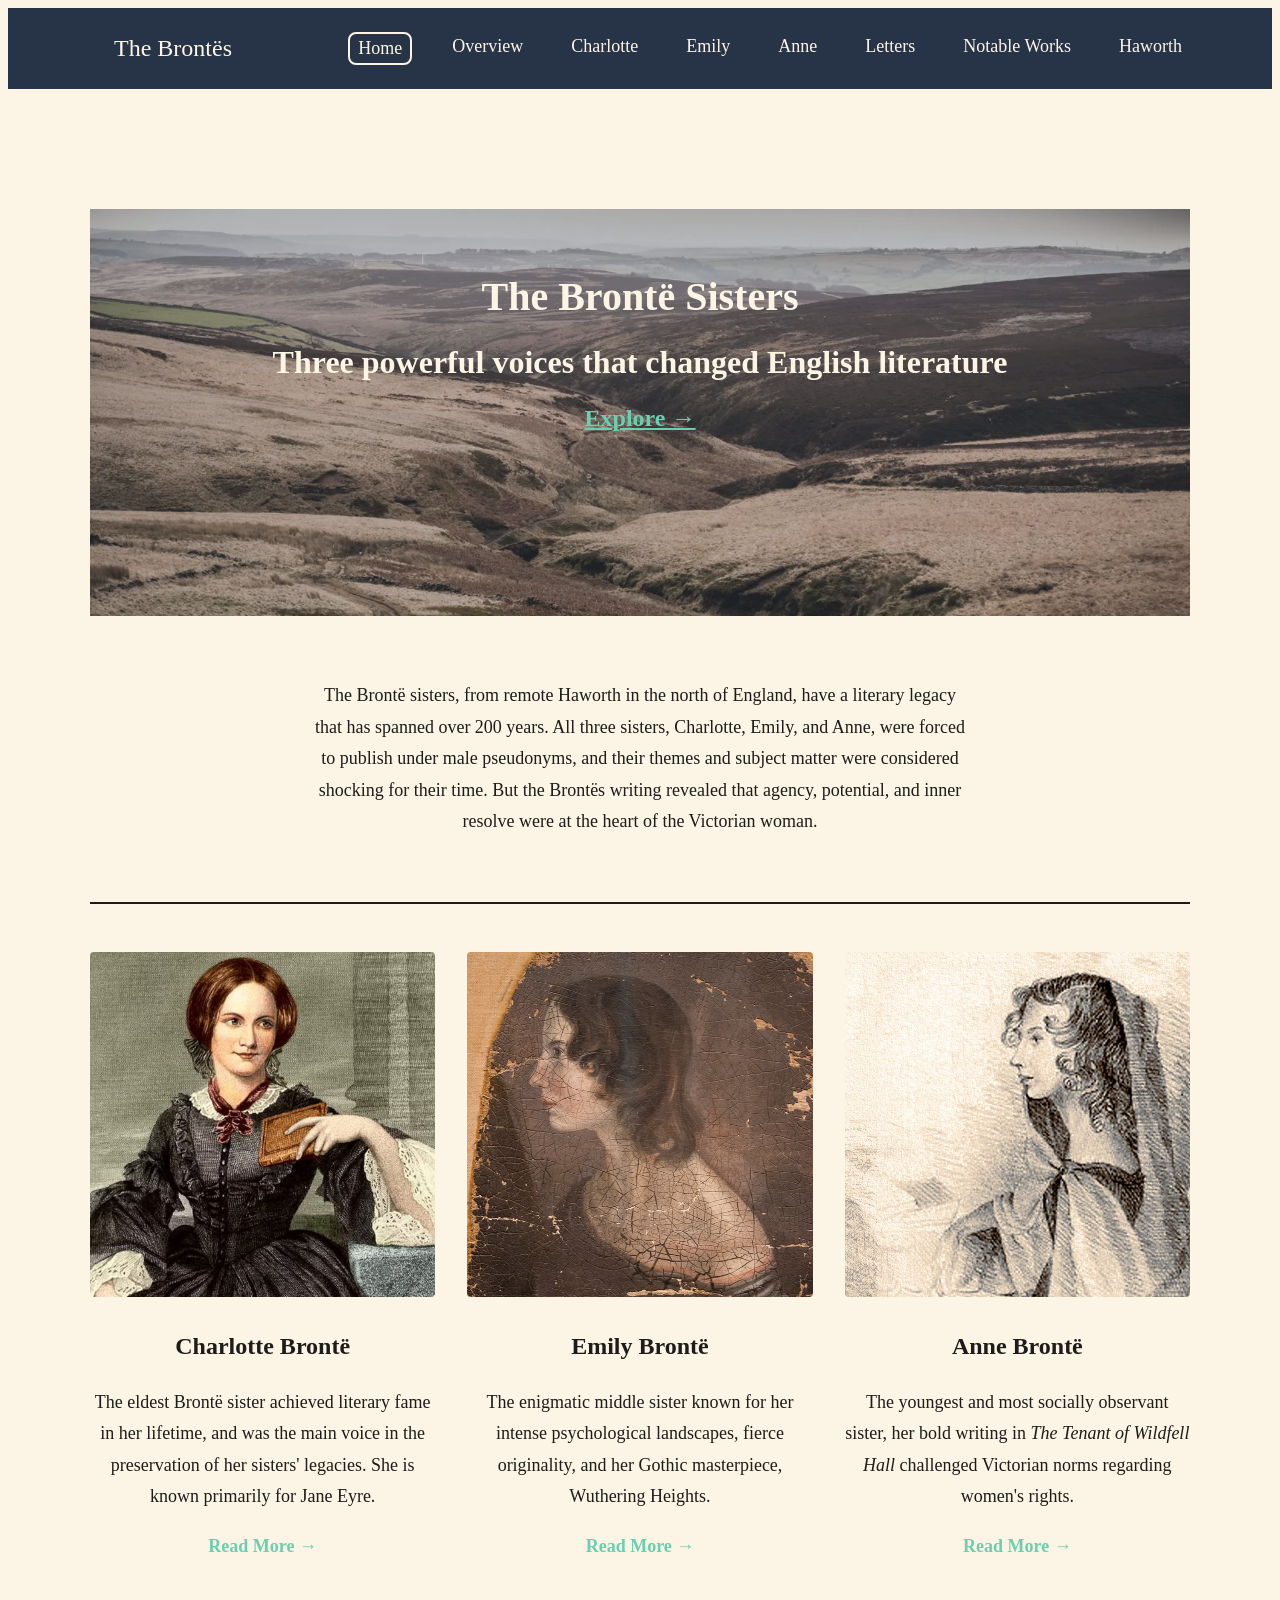
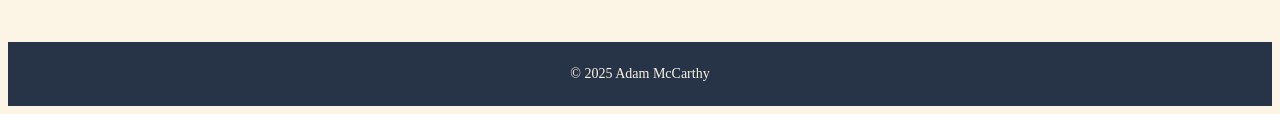
<file: index.html>
<!DOCTYPE html>
<!--Added language and character set for semantic correctness-->
<html lang="en">
<head>
    <meta charset="UTF-8">
    <title>Home</title>
    <!--Stylesheet link-->
    <link rel="stylesheet" href="./assets/css/styles.css">
</head>

<body>
    <!--This is the navigation bar that is shared by all pages and styled with flexbox-->
    <!--Note the navigation sits outside of the 1100px container so the content is max width 1100px and the nav bar background takes up the full width of the page-->
    <div id="navigation">
        <div class="container">
            <div class="nav-items">
                <div class="logo">The Brontës</div>
                <ul>
                    <li class="active"><a href="./index.html">Home</a></li>
                    <li><a href="./pages/overview.html">Overview</a></li>
                    <li><a href="./pages/charlotte.html">Charlotte</a></li>
                    <li><a href="./pages/emily.html">Emily</a></li>
                    <li><a href="./pages/anne.html">Anne</a></li>
                    <li><a href="./pages/personal-letters.html">Letters</a></li>
                    <li><a href="./pages/notable-works.html">Notable Works</a></li>
                    <li><a href="./pages/haworth.html">Haworth</a></li>
                </ul>
            </div>
        </div>
    </div>

    <div class="container">
        <!--Hero section the width of the 1100px container-->
        <div class="hero hero-landing">
            <div class="overlay">
                <h1>The Brontë Sisters</h1>
                <h2>Three powerful voices that changed English literature</h2>
                <h3><a href="./pages/overview.html">Explore &#8594;</a></h3>
            </div>
        </div>

        <!--Introduction section for the website-->
        <div class="intro-section">
            <p>The Brontë sisters, from remote Haworth in the north of England, have a literary legacy that has spanned over 200 years. All three sisters, Charlotte, Emily, and Anne, were forced to publish under male pseudonyms, and their themes and subject matter were considered shocking for their time. But the Brontës writing revealed that agency, potential, and inner resolve were at the heart of the Victorian woman.</p>
        </div>
        
        <!--Horizontal rule to separate sections in the page-->
        <hr class="landing-hr">
        
        <!--Cards section created using grid that will be repeatedly used throughout the site for both site content and links at the bottom of every page-->
        <div class="cards">
            <div class="card">
                <img src="./assets/images/landing-charlotte-bronte.jpg" alt="Charlotte Brontë seated portrait">
                <p class="caption">Charlotte Brontë</p>
                <p>The eldest Brontë sister achieved literary fame in her lifetime, and was the main voice in the preservation of her sisters' legacies. She is known primarily for Jane Eyre.</p>
                <a href="./pages/charlotte.html">Read More &#8594;</a>
            </div>
            <div class="card">
                <img src="./assets/images/landing-emily-bronte.jpg" alt="Photograph of portrait of Emily Brontë drawn by Branwell Brontë at National Gallery in London">
                <p class="caption">Emily Brontë</p>
                <p>The enigmatic middle sister known for her intense psychological landscapes, fierce originality, and her Gothic masterpiece, Wuthering Heights.</p>
                <a href="./pages/emily.html">Read More &#8594;</a>
            </div>
            <div class="card">
                <img src="./assets/images/landing-anne-bronte.jpg" alt="black and white side-profile drawing of Anne Brontë drawn by Charlotte Brontë">
                <p class="caption">Anne Brontë</p>
                <p>The youngest and most socially observant sister, her bold writing in <em>The Tenant of Wildfell Hall</em> challenged Victorian norms regarding women's rights.</p>
                <a href="./pages/anne.html">Read More &#8594;</a>
            </div>
            </div>
    </div>

    <!--Footer section. Similar to the header the footer content is within the 1100px container but the footer background extends to the width of the view screen-->
    <div id="footer">
        <div class="container">
            <div>&copy; 2025 Adam McCarthy</div>
        </div>
    </div>
</body>
</html>
</file>
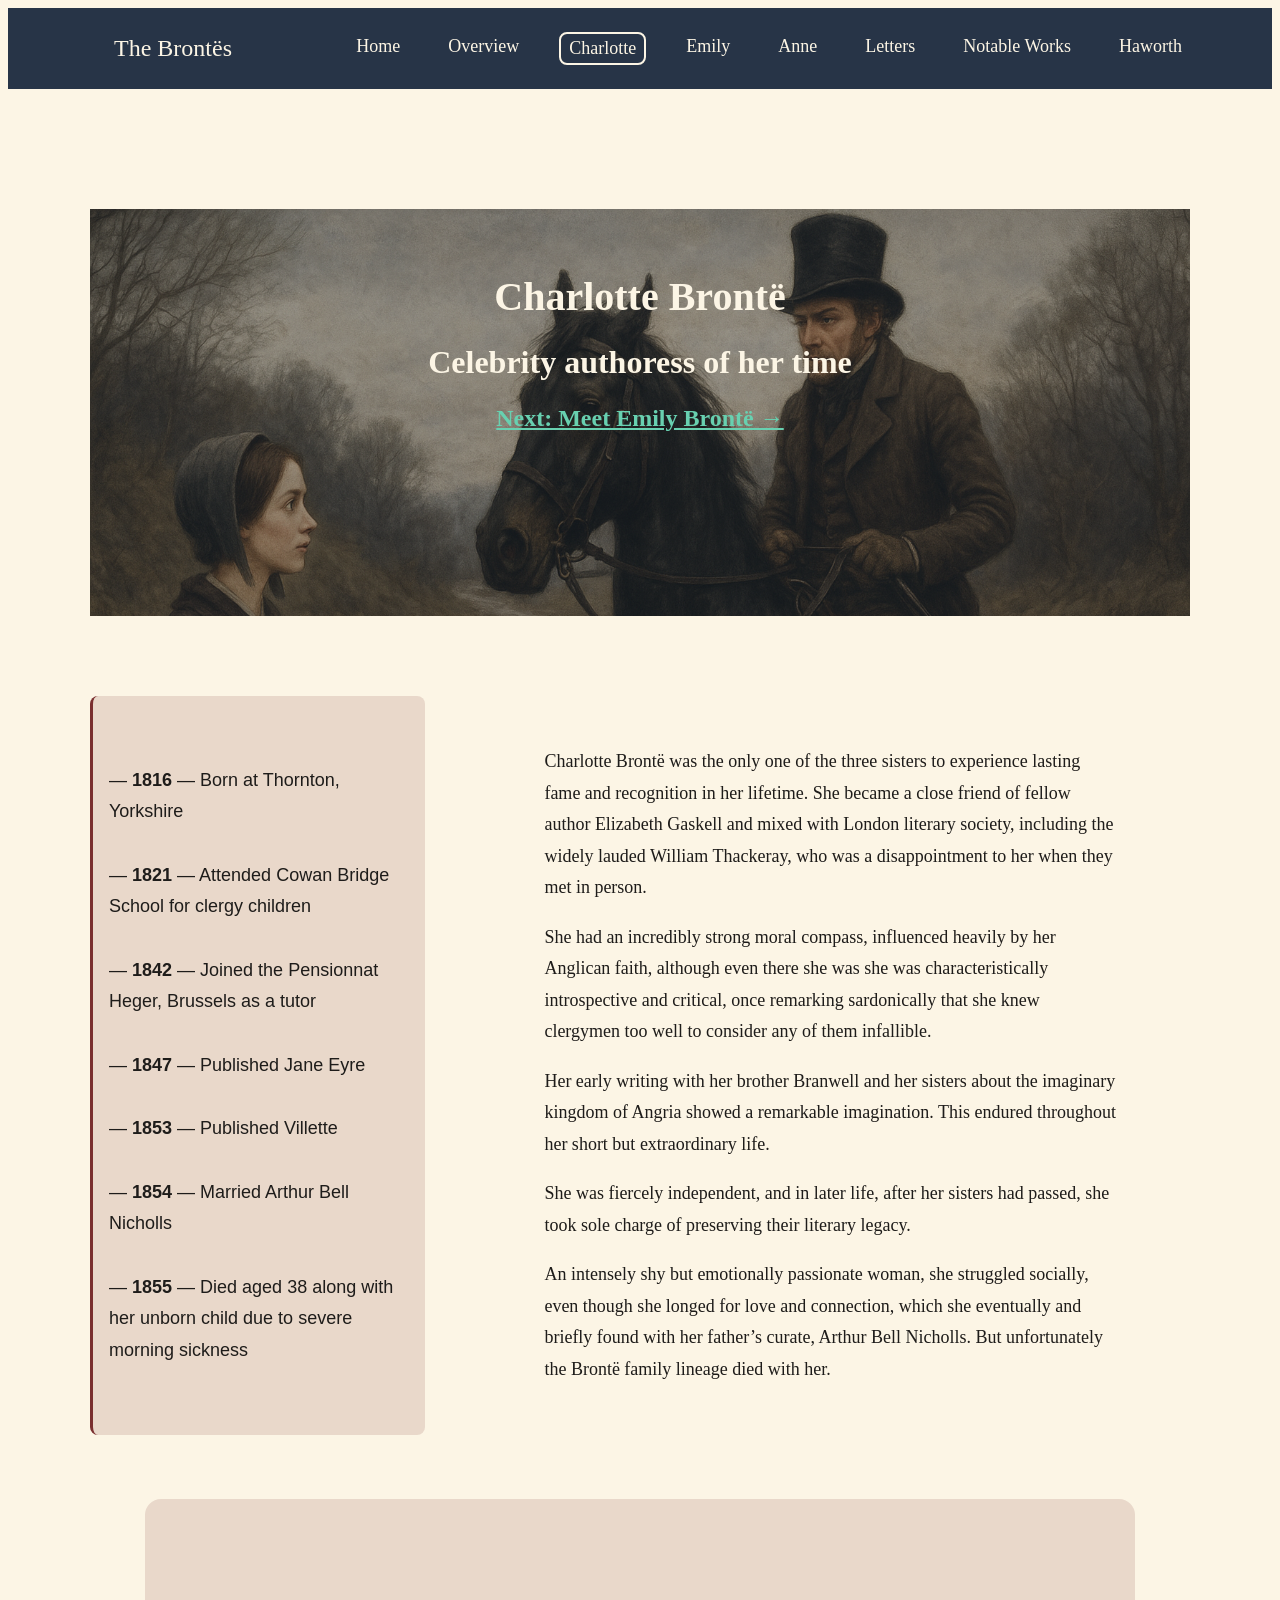
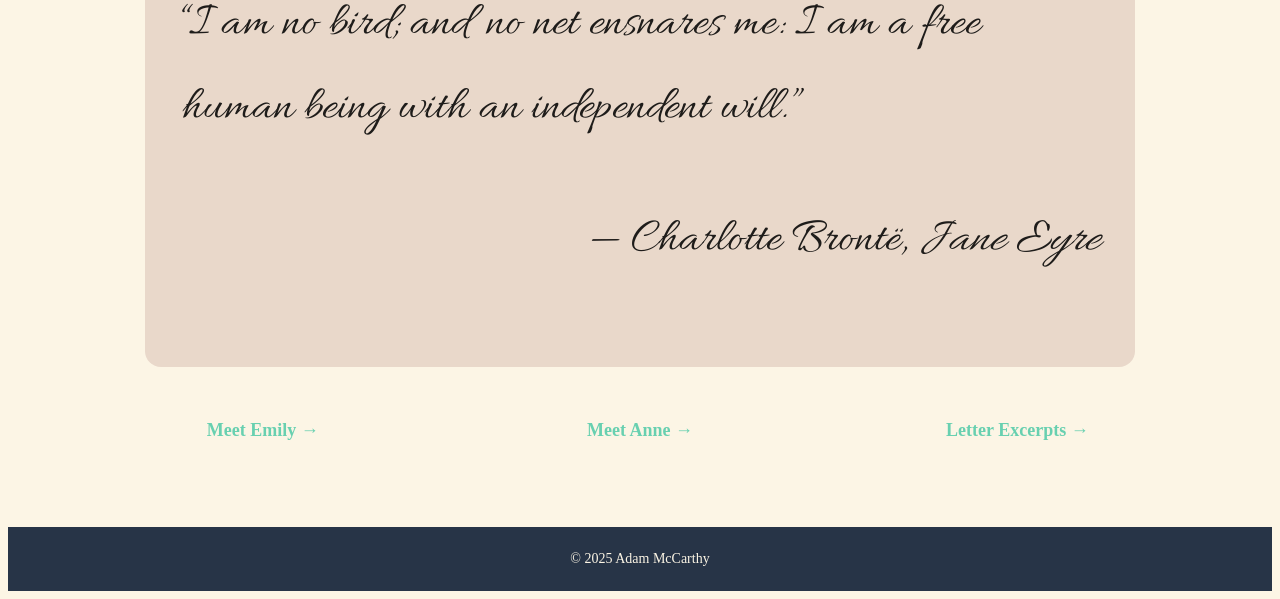
<file: pages/charlotte.html>
<!DOCTYPE html>
<!--Added language and character set for semantic correctness-->
<html lang="en">
<head>
    <meta charset="UTF-8">
    <title>Charlotte Brontë</title>
    <!--Stylesheet link-->
    <link rel="stylesheet" href="../assets/css/styles.css">
    <!--I have linked a google different google font for each of the three sisters quotes at the bottom of the page to give each page some individuality-->
    <link rel="preconnect" href="https://fonts.gstatic.com" crossorigin>
    <link href="https://fonts.googleapis.com/css2?family=Allura&display=swap" rel="stylesheet">
</head>
<body>

    <!--This is the navigation bar that is shared by all pages and styled with flexbox-->
    <!--Note the navigation sits outside of the 1100px container so the content is max width 1100px and the nav bar background takes up the full width of the page-->
    <div id="navigation">
        <div class="container">
            <div class="nav-items">
                <div class="logo">The Brontës</div>
                <ul>
                    <li><a href="../index.html">Home</a></li>
                    <li><a href="./overview.html">Overview</a></li>
                    <li class="active"><a href="">Charlotte</a></li>
                    <li><a href="./emily.html">Emily</a></li>
                    <li><a href="./anne.html">Anne</a></li>
                    <li><a href="./personal-letters.html">Letters</a></li>
                    <li><a href="./notable-works.html">Notable Works</a></li>
                    <li><a href="./haworth.html">Haworth</a></li>
                </ul>
            </div>
        </div>
    </div>

    <div class="container">
        <!--Hero section the width of the 1100px container-->
        <div class="hero hero-charlotte">
            <div class="overlay">
                <h1>Charlotte Brontë</h1>
                <h2>Celebrity authoress of her time</h2>
                <h3><a href="./emily.html">Next: Meet Emily Brontë &#8594;</a></h3>
            </div>
        </div>

        <!--Bio Section created using grid with alternating timeline and text on the left and right-->
        <div class="bio-section">
            <!--Timeline styled to match the quote section using strong and em tags for semantic correctness-->
            <div class="timeline timeline-charlotte">
                <div class="timeline-item">— <strong>1816</strong> — Born at Thornton, Yorkshire</div>
                <div class="timeline-item">— <strong>1821</strong> — Attended Cowan Bridge School for clergy children</div>
                <div class="timeline-item">— <strong>1842</strong> — Joined the Pensionnat Heger, Brussels as a tutor</div>
                <div class="timeline-item">— <strong>1847</strong> — Published Jane Eyre</div>
                <div class="timeline-item">— <strong>1853</strong> — Published Villette</div>
                <div class="timeline-item">— <strong>1854</strong> — Married Arthur Bell Nicholls</div>
                <div class="timeline-item">— <strong>1855</strong> — Died aged 38 along with her unborn child due to severe morning sickness</div>
            </div>
            <div class="text-section bio-text bio-right">
                <p>Charlotte Brontë was the only one of the three sisters to experience lasting fame and recognition in her lifetime. She became a close friend of fellow author Elizabeth Gaskell and mixed with London literary society, including the widely lauded William Thackeray, who was a disappointment to her when they met in person.</p>
                <p>She had an incredibly strong moral compass, influenced heavily by her Anglican faith, although even there she was she was characteristically introspective and critical, once remarking sardonically that she knew clergymen too well to consider any of them infallible.</p>
                <p>Her early writing with her brother Branwell and her sisters about the imaginary kingdom of Angria showed a remarkable imagination. This endured throughout her short but extraordinary life.</p>
                <p>She was fiercely independent, and in later life, after her sisters had passed, she took sole charge of preserving their literary legacy.</p>
                <p>An intensely shy but emotionally passionate woman, she struggled socially, even though she longed for love and connection, which she eventually and briefly found with her father’s curate, Arthur Bell Nicholls. But unfortunately the Brontë family lineage died with her.</p>
            </div>
        </div>
        
        <!--Quote section which is reused in each of the three sisters pages with different accent colours-->
        <blockquote class="quote-section quote-charlotte">
            <p class="quote">“I am no bird; and no net ensnares me: I am a free human being with an independent will.”</p>
            <p class="citation">— Charlotte Brontë, <cite>Jane Eyre</cite></p>
        </blockquote>
        
        <!--Cards section created using grid that will be repeatedly used throughout the site for both site content and links at the bottom of every page-->
        <div class="cards">
            <div class="card">
                <a href="./emily.html">Meet Emily &#8594;</a>
            </div>
            <div class="card">
                <a href="./anne.html">Meet Anne &#8594;</a>
            </div>
            <div class="card">
                <a href="./personal-letters.html">Letter Excerpts &#8594;</a>
            </div>
        </div>
    </div>

    <!--Footer section. Similar to the header the footer content is within the 1100px container but the footer background extends to the width of the view screen-->
    <div id="footer">
        <div class="container">
            <div>&copy; 2025 Adam McCarthy</div>
        </div>
    </div>
</body>
</html>
</file>
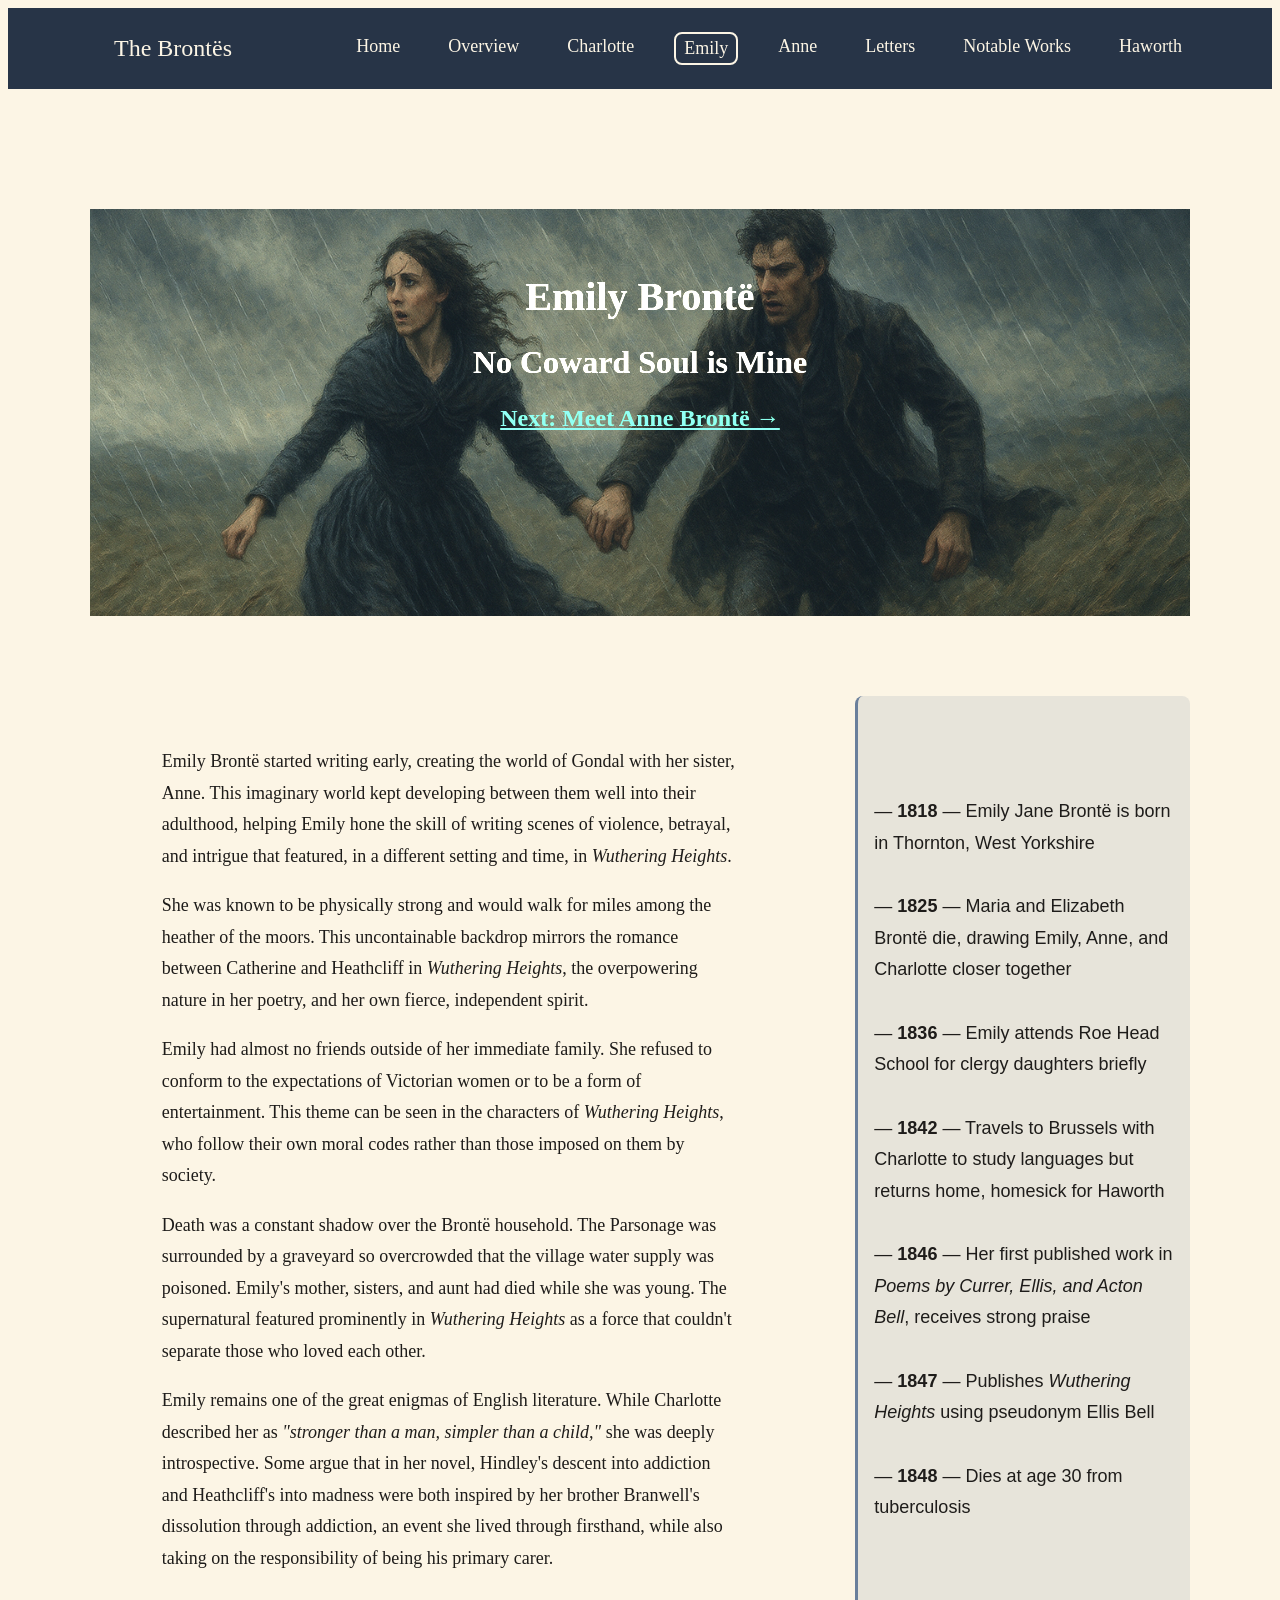
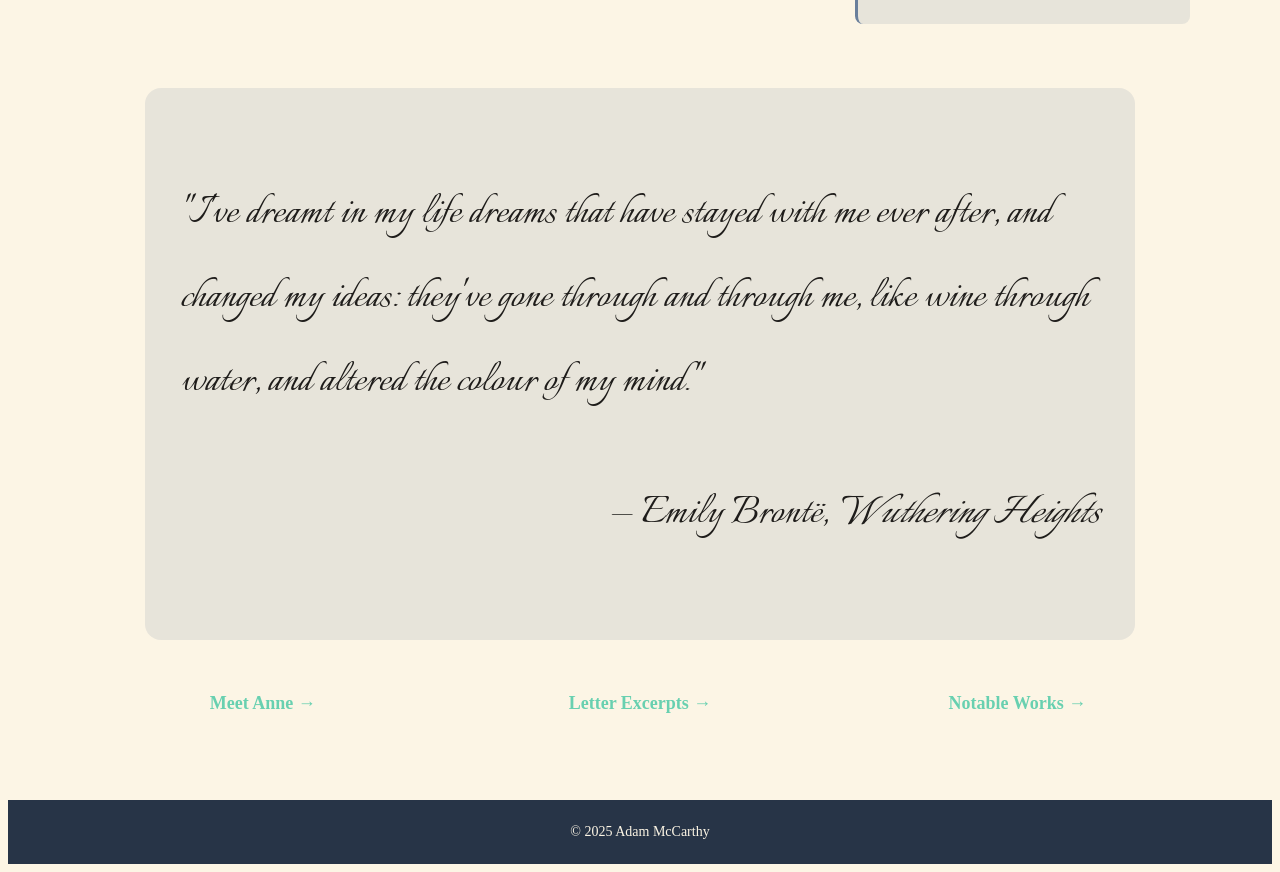
<file: pages/emily.html>
<!DOCTYPE html>
<!--Added language and character set for semantic correctness-->
<html lang="en">
<head>
    <meta charset="UTF-8">
    <title>Emily Brontë</title>
    <!--Stylesheet link-->
    <link rel="stylesheet" href="../assets/css/styles.css">
    <!--I have linked a google different google font for each of the three sisters quotes at the bottom of the page to give each page some individuality-->
    <link rel="preconnect" href="https://fonts.gstatic.com" crossorigin>
    <link href="https://fonts.googleapis.com/css2?family=Italianno&display=swap" rel="stylesheet">
</head>
<body>

    <!--This is the navigation bar that is shared by all pages and styled with flexbox-->
    <!--Note the navigation sits outside of the 1100px container so the content is max width 1100px and the nav bar background takes up the full width of the page-->
    <div id="navigation">
        <div class="container">
            <div class="nav-items">
                <div class="logo">The Brontës</div>
                <ul>
                    <li><a href="../index.html">Home</a></li>
                    <li><a href="./overview.html">Overview</a></li>
                    <li><a href="./charlotte.html">Charlotte</a></li>
                    <li class="active"><a href="./emily.html">Emily</a></li>
                    <li><a href="./anne.html">Anne</a></li>
                    <li><a href="./personal-letters.html">Letters</a></li>
                    <li><a href="./notable-works.html">Notable Works</a></li>
                    <li><a href="./haworth.html">Haworth</a></li>
                </ul>
            </div>
        </div>
    </div>


    <div class="container">
        <!--Hero section the width of the 1100px container-->
        <div class="hero hero-emily">
            <div class="overlay">
                <h1>Emily Brontë</h1>
                <h2>No Coward Soul is Mine</h2>
                <h3><a href="./anne.html">Next: Meet Anne Brontë &#8594;</a></h3>
            </div>
        </div>

        <!--Bio Section created using grid with alternating timeline and text on the left and right-->
        <div class="bio-section">
            <div class="text-section bio-text bio-left">
                <p>Emily Brontë started writing early, creating the world of Gondal with her sister, Anne. This imaginary world kept developing between them well into their adulthood, helping Emily hone the skill of writing scenes of violence, betrayal, and intrigue that featured, in a different setting and time, in <em>Wuthering Heights</em>.</p>
                <p>She was known to be physically strong and would walk for miles among the heather of the moors. This uncontainable backdrop mirrors the romance between Catherine and Heathcliff in <em>Wuthering Heights</em>, the overpowering nature in her poetry, and her own fierce, independent spirit.</p>
                <p>Emily had almost no friends outside of her immediate family. She refused to conform to the expectations of Victorian women or to be a form of entertainment. This theme can be seen in the characters of <em>Wuthering Heights</em>, who follow their own moral codes rather than those imposed on them by society.</p>
                <p>Death was a constant shadow over the Brontë household. The Parsonage was surrounded by a graveyard so overcrowded that the village water supply was poisoned. Emily's mother, sisters, and aunt had died while she was young. The supernatural featured prominently in <em>Wuthering Heights</em> as a force that couldn't separate those who loved each other.</p>
                <p>Emily remains one of the great enigmas of English literature. While Charlotte described her as <em>"stronger than a man, simpler than a child,"</em> she was deeply introspective. Some argue that in her novel, Hindley's descent into addiction and Heathcliff's into madness were both inspired by her brother Branwell's dissolution through addiction, an event she lived through firsthand, while also taking on the responsibility of being his primary carer.</p>
            </div>
            <!--Timeline styled to match the quote section using strong and em tags for semantic correctness-->
            <div class="timeline timeline-emily">
                <div class="timeline-item">— <strong>1818</strong> — Emily Jane Brontë is born in Thornton, West Yorkshire</div>
                <div class="timeline-item">— <strong>1825</strong> — Maria and Elizabeth Brontë die, drawing Emily, Anne, and Charlotte closer together</div>
                <div class="timeline-item">— <strong>1836</strong> — Emily attends Roe Head School for clergy daughters briefly</div>
                <div class="timeline-item">— <strong>1842</strong> — Travels to Brussels with Charlotte to study languages but returns home, homesick for Haworth</div>
                <div class="timeline-item">— <strong>1846</strong> — Her first published work in <em>Poems by Currer, Ellis, and Acton Bell</em>, receives strong praise</div>
                <div class="timeline-item">— <strong>1847</strong> — Publishes <em>Wuthering Heights</em> using pseudonym Ellis Bell</div>
                <div class="timeline-item">— <strong>1848</strong> — Dies at age 30 from tuberculosis</div>
            </div>
        </div>

        <!--Quote section which is reused in each of the three sisters pages with different accent colours-->
        <blockquote class="quote-section quote-emily">
            <p class="quote">"I've dreamt in my life dreams that have stayed with me ever after, and changed my ideas: they've gone through and through me, like wine through water, and altered the colour of my mind."</p>
            <p class="citation">— Emily Brontë, <cite>Wuthering Heights</cite></p>
        </blockquote>
        
        <!--Cards section created using grid that will be repeatedly used throughout the site for both site content and links at the bottom of every page-->
        <div class="cards">
            <div class="card">
                <a href="./anne.html">Meet Anne &#8594;</a>
            </div>
            <div class="card">
                <a href="./personal-letters.html">Letter Excerpts &#8594;</a>
            </div>
            <div class="card">
                <a href="./notable-works.html">Notable Works &#8594;</a>
            </div>
        </div>
    </div>

    <!--Footer section. Similar to the header the footer content is within the 1100px container but the footer background extends to the width of the view screen-->
    <div id="footer">
        <div class="container">
            <div>&copy; 2025 Adam McCarthy</div>
        </div>
    </div>
</body>
</html>
</file>
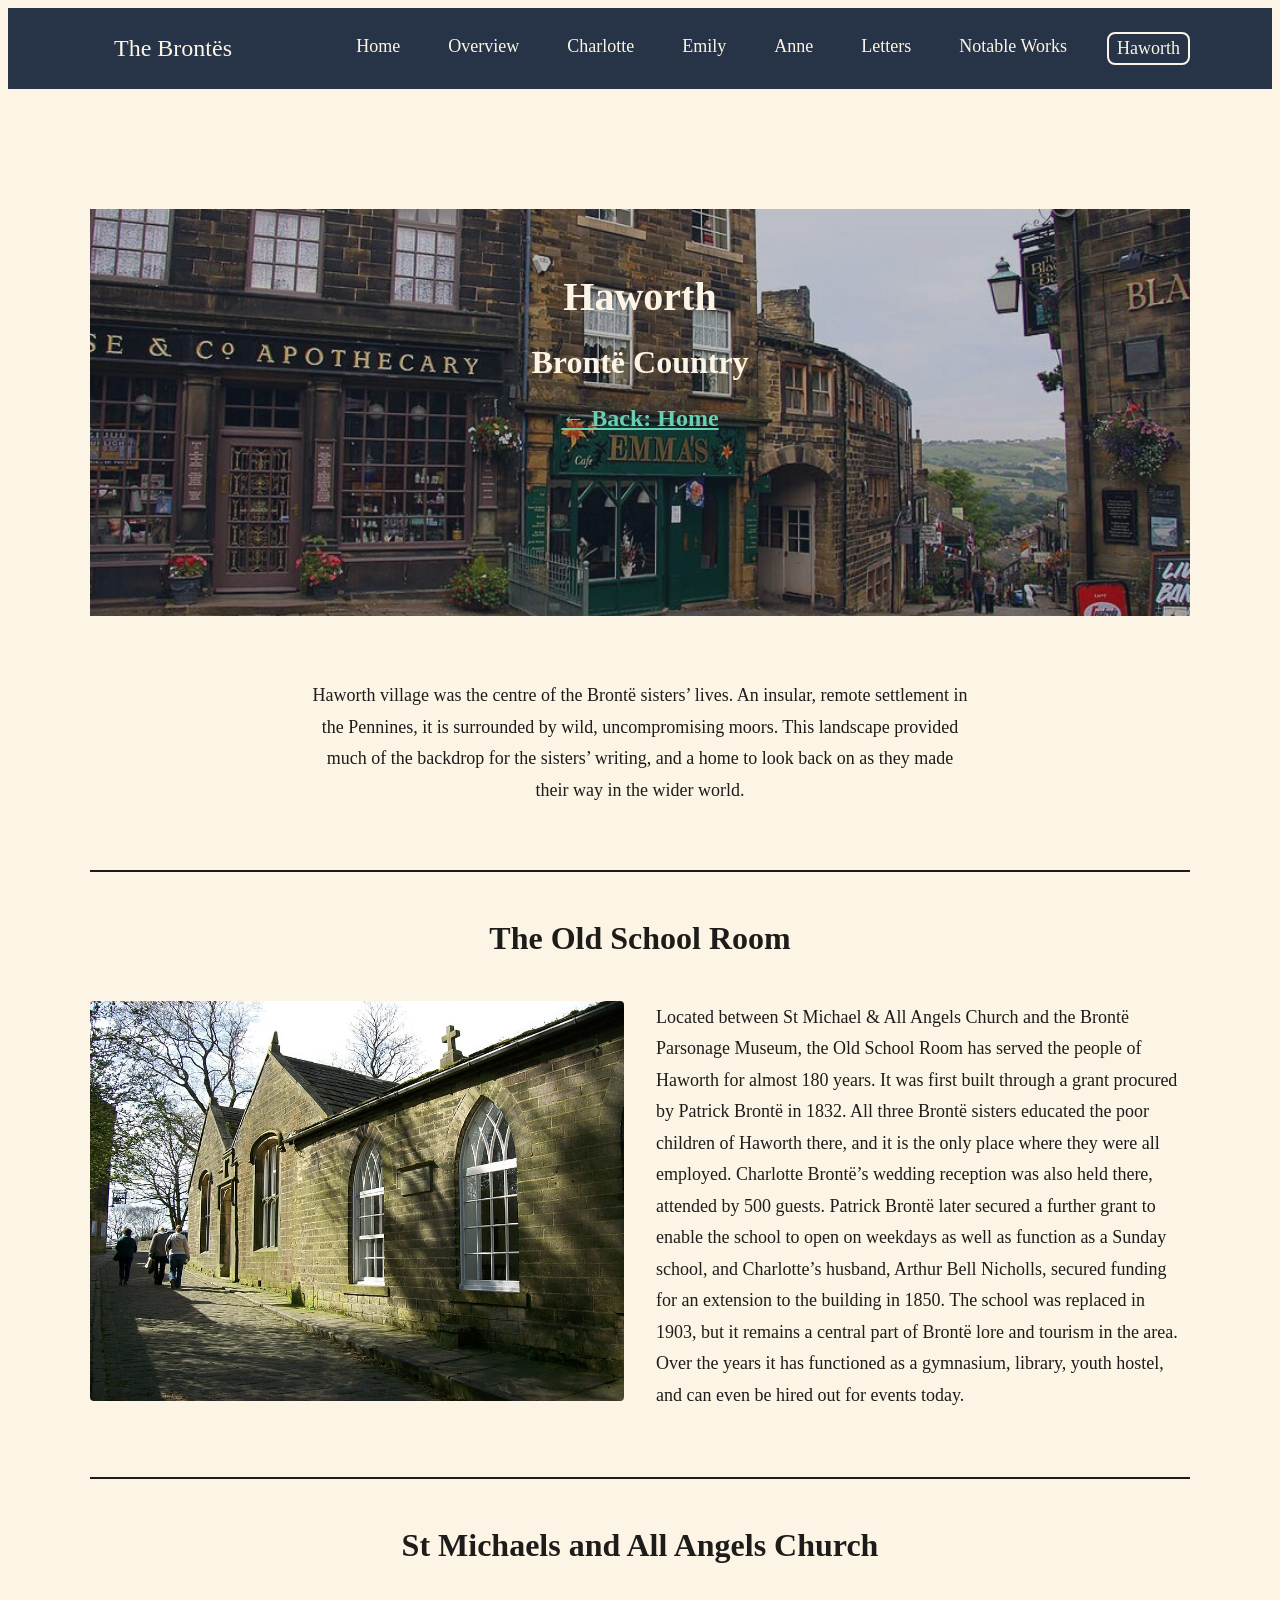
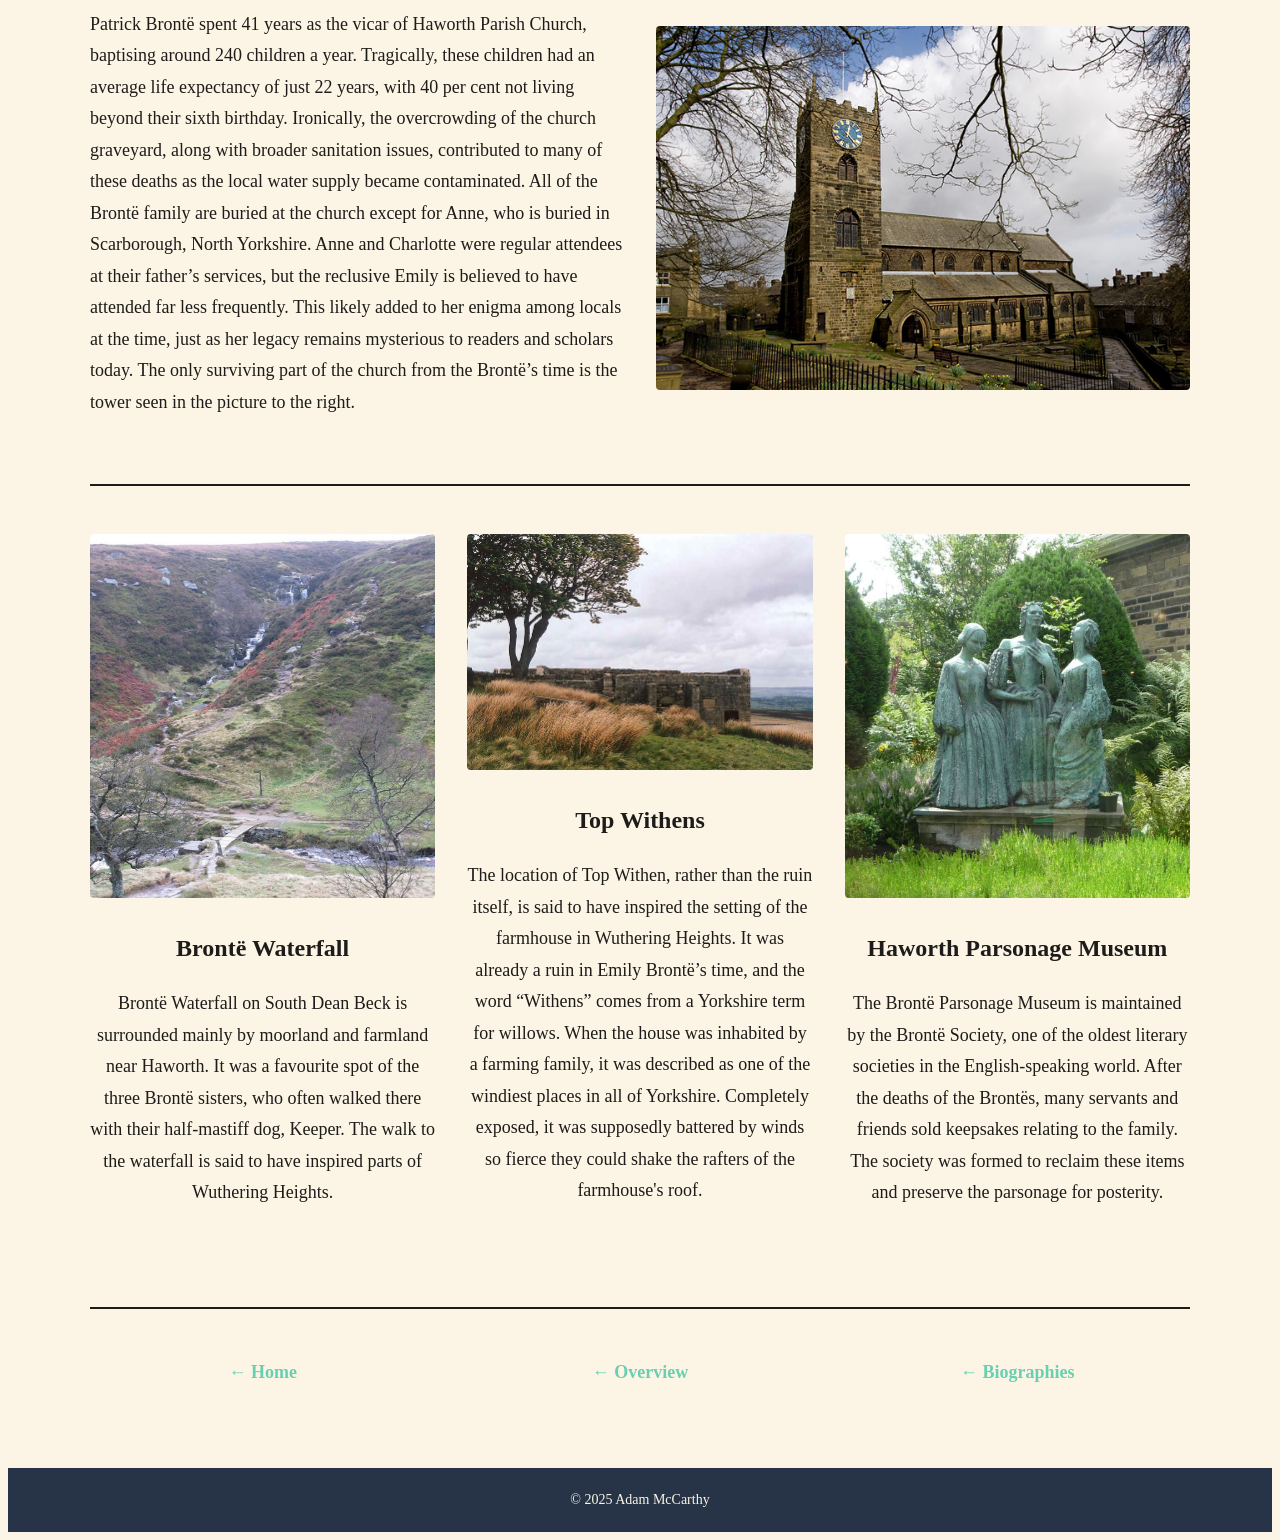
<file: pages/haworth.html>
<!DOCTYPE html>
<!--Added language and character set for semantic correctness-->
<html lang="en">
<head>
    <meta charset="UTF-8">
    <title>Haworth</title>
    <link rel="stylesheet" href="../assets/css/styles.css">
</head>
<body>
    
    <!--This is the navigation bar that is shared by all pages and styled with flexbox-->
    <!--Note the navigation sits outside of the 1100px container so the content is max width 1100px and the nav bar background takes up the full width of the page-->
    <div id="navigation">
        <div class="container">
            <div class="nav-items">
                <div class="logo">The Brontës</div>
                <ul>
                    <li><a href="../index.html">Home</a></li>
                    <li><a href="./overview.html">Overview</a></li>
                    <li><a href="./charlotte.html">Charlotte</a></li>
                    <li><a href="./emily.html">Emily</a></li>
                    <li><a href="./anne.html">Anne</a></li>
                    <li><a href="./personal-letters.html">Letters</a></li>
                    <li><a href="./notable-works.html">Notable Works</a></li>
                    <li class="active"><a href="./haworth.html">Haworth</a></li>
                </ul>
            </div>
        </div>
    </div>

    <div class="container">
        <!--Hero section the width of the 1100px container-->
        <div class="hero hero-haworth">
            <div class="overlay">
                <h1>Haworth</h1>
                <h2>Brontë Country</h2>
                <h3><a href="../index.html">&#8592; Back: Home </a></h3>
            </div>
        </div>

        <!--Reuse intro section from other site pages to create consistent introduction appearance-->
        <div class="intro-section">
            Haworth village was the centre of the Brontë sisters’ lives. An insular, remote settlement in the Pennines, it is surrounded by wild, uncompromising moors. This landscape provided much of the backdrop for the sisters’ writing, and a home to look back on as they made their way in the wider world.
        </div>

        <!--Horizontal rule to separate sections in the page-->
        <hr>

        <!--Reuse the cards section with two columns to produce section with Haworth locations-->
        <h2 class="heading">The Old School Room</h2>
        <div class="cards cards-haworth">
            <div class="card">
                <img src="../assets/images/haworth-school-house.JPG" alt="">
            </div>
            <div class="card">
                <p>Located between St Michael & All Angels Church and the Brontë Parsonage Museum, the Old School Room has served the people of Haworth for almost 180 years. It was first built through a grant procured by Patrick Brontë in 1832. All three Brontë sisters educated the poor children of Haworth there, and it is the only place where they were all employed. Charlotte Brontë’s wedding reception was also held there, attended by 500 guests. Patrick Brontë later secured a further grant to enable the school to open on weekdays as well as function as a Sunday school, and Charlotte’s husband, Arthur Bell Nicholls, secured funding for an extension to the building in 1850. The school was replaced in 1903, but it remains a central part of Brontë lore and tourism in the area. Over the years it has functioned as a gymnasium, library, youth hostel, and can even be hired out for events today.</p>
            </div>
        </div>

        <!--Horizontal rule to separate sections in the page-->
        <hr>

        <h2 class="heading">St Michaels and All Angels Church</h2>
        <div class="cards cards-haworth">
            <div class="card">
                <p>Patrick Brontë spent 41 years as the vicar of Haworth Parish Church, baptising around 240 children a year. Tragically, these children had an average life expectancy of just 22 years, with 40 per cent not living beyond their sixth birthday. Ironically, the overcrowding of the church graveyard, along with broader sanitation issues, contributed to many of these deaths as the local water supply became contaminated. All of the Brontë family are buried at the church except for Anne, who is buried in Scarborough, North Yorkshire. Anne and Charlotte were regular attendees at their father’s services, but the reclusive Emily is believed to have attended far less frequently. This likely added to her enigma among locals at the time, just as her legacy remains mysterious to readers and scholars today. The only surviving part of the church from the Brontë’s time is the tower seen in the picture to the right.</p>
            </div>
            <div class="card">
                <img src="../assets/images/haworth-st-michaels.jpg" alt="">
            </div>
        </div>

        <!--Horizontal rule to separate sections in the page-->
        <hr>

        <!--Reuse the cards section with three columns to produce section with Haworth locations-->
        <div class="cards">
            <div class="card">
                <img src="../assets/images/haworth-bronte-waterfall.jpg" alt="Charlotte Brontë seated portrait" height="364">
                <p class="caption">Brontë Waterfall</p>
                <p>Brontë Waterfall on South Dean Beck is surrounded mainly by moorland and farmland near Haworth. It was a favourite spot of the three Brontë sisters, who often walked there with their half-mastiff dog, Keeper. The walk to the waterfall is said to have inspired parts of Wuthering Heights.</p>
            </div>
            <div class="card">
                <img src="../assets/images/haworth-top-withens.jpg" alt="Photograph of portrait of Emily Brontë drawn by Branwell Bronte at National Gallery in London">
                <p class="caption">Top Withens</p>
                <p>The location of Top Withen, rather than the ruin itself, is said to have inspired the setting of the farmhouse in Wuthering Heights. It was already a ruin in Emily Brontë’s time, and the word “Withens” comes from a Yorkshire term for willows. When the house was inhabited by a farming family, it was described as one of the windiest places in all of Yorkshire. Completely exposed, it was supposedly battered by winds so fierce they could shake the rafters of the farmhouse's roof.</p>
            </div>
            <div class="card">
                <img src="../assets/images/haworth-bronte-parsonage-museum.jpg" alt="black and white side profile drawing of Anne Bronte drawn by Charlotte Brontë">
                <p class="caption">Haworth Parsonage Museum</p>
                <p>The Brontë Parsonage Museum is maintained by the Brontë Society, one of the oldest literary societies in the English-speaking world. After the deaths of the Brontës, many servants and friends sold keepsakes relating to the family. The society was formed to reclaim these items and preserve the parsonage for posterity.</p>
            </div>
            </div>

            <!--Horizontal rule to separate sections in the page-->
            <hr>

        <!--Cards section created using grid that will be repeatedly used throughout the site for both site content and links at the bottom of every page-->   
        <div class="cards">
            <div class="card">
                <a href="../index.html">&#8592; Home</a>
            </div>
            <div class="card">
                <a href="./overview.html">&#8592; Overview </a>
            </div>
            <div class="card">
                <a href="./charlotte.html">&#8592; Biographies </a>
            </div>
        </div>
    </div>

    <!--Footer section. Similar to the header the footer content is within the 1100px container but the footer background extends to the width of the view screen-->
    <div id="footer">
        <div class="container">
            <div>&copy; 2025 Adam McCarthy</div>
        </div>
    </div>
</body>
</html>
</file>
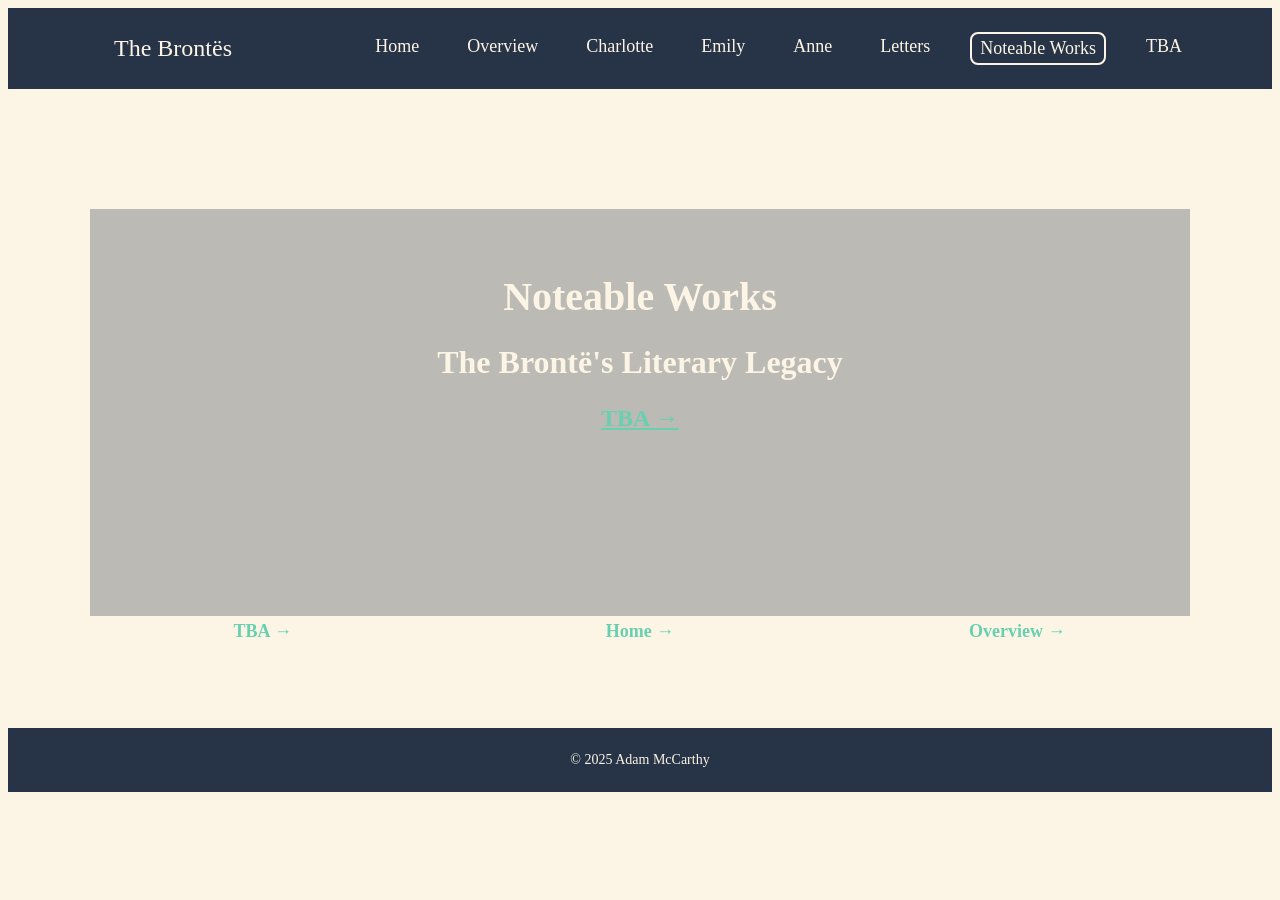
<file: pages/noteable-works.html>
<!DOCTYPE html>
<html lang="en">
<head>
    <meta charset="UTF-8">
    <title>Overview</title>
    <link rel="stylesheet" href="../assets/css/styles.css">
</head>
<body>
    <div id="navigation">
        <div class="container">
            <div class="nav-items">
                <div class="logo">The Brontës</div>
                <ul>
                    <li><a href="../index.html">Home</a></li>
                    <li><a href="./overview.html">Overview</a></li>
                    <li><a href="./charlotte.html">Charlotte</a></li>
                    <li><a href="./emily.html">Emily</a></li>
                    <li><a href="./anne.html">Anne</a></li>
                    <li><a href="./personal-letters.html">Letters</a></li>
                    <li class="active"><a href="./noteable-works.html">Noteable Works</a></li>
                    <li><a href="">TBA</a></li>
                </ul>
            </div>
        </div>
    </div>
    <div class="container">
        <div class="hero">
            <div class="overlay">
                <h1>Noteable Works</h1>
                <h2>The Brontë's Literary Legacy</h2>
                <h3><a href="./charlotte.html">TBA &#8594;</a></h3>
            </div>
        </div>
        <div class="cards">
            <div class="card">
                <a href="">TBA &#8594;</a>
            </div>
            <div class="card">
                <a href="../index.html"">Home &#8594;</a>
            </div>
            <div class="card">
                <a href="./overview.html">Overview &#8594;</a>
            </div>
        </div>
    </div>
    <div id="footer">
        <div class="container">
            <div>&copy; 2025 Adam McCarthy</div>
        </div>
    </div>
    
</body>
</html>
</file>
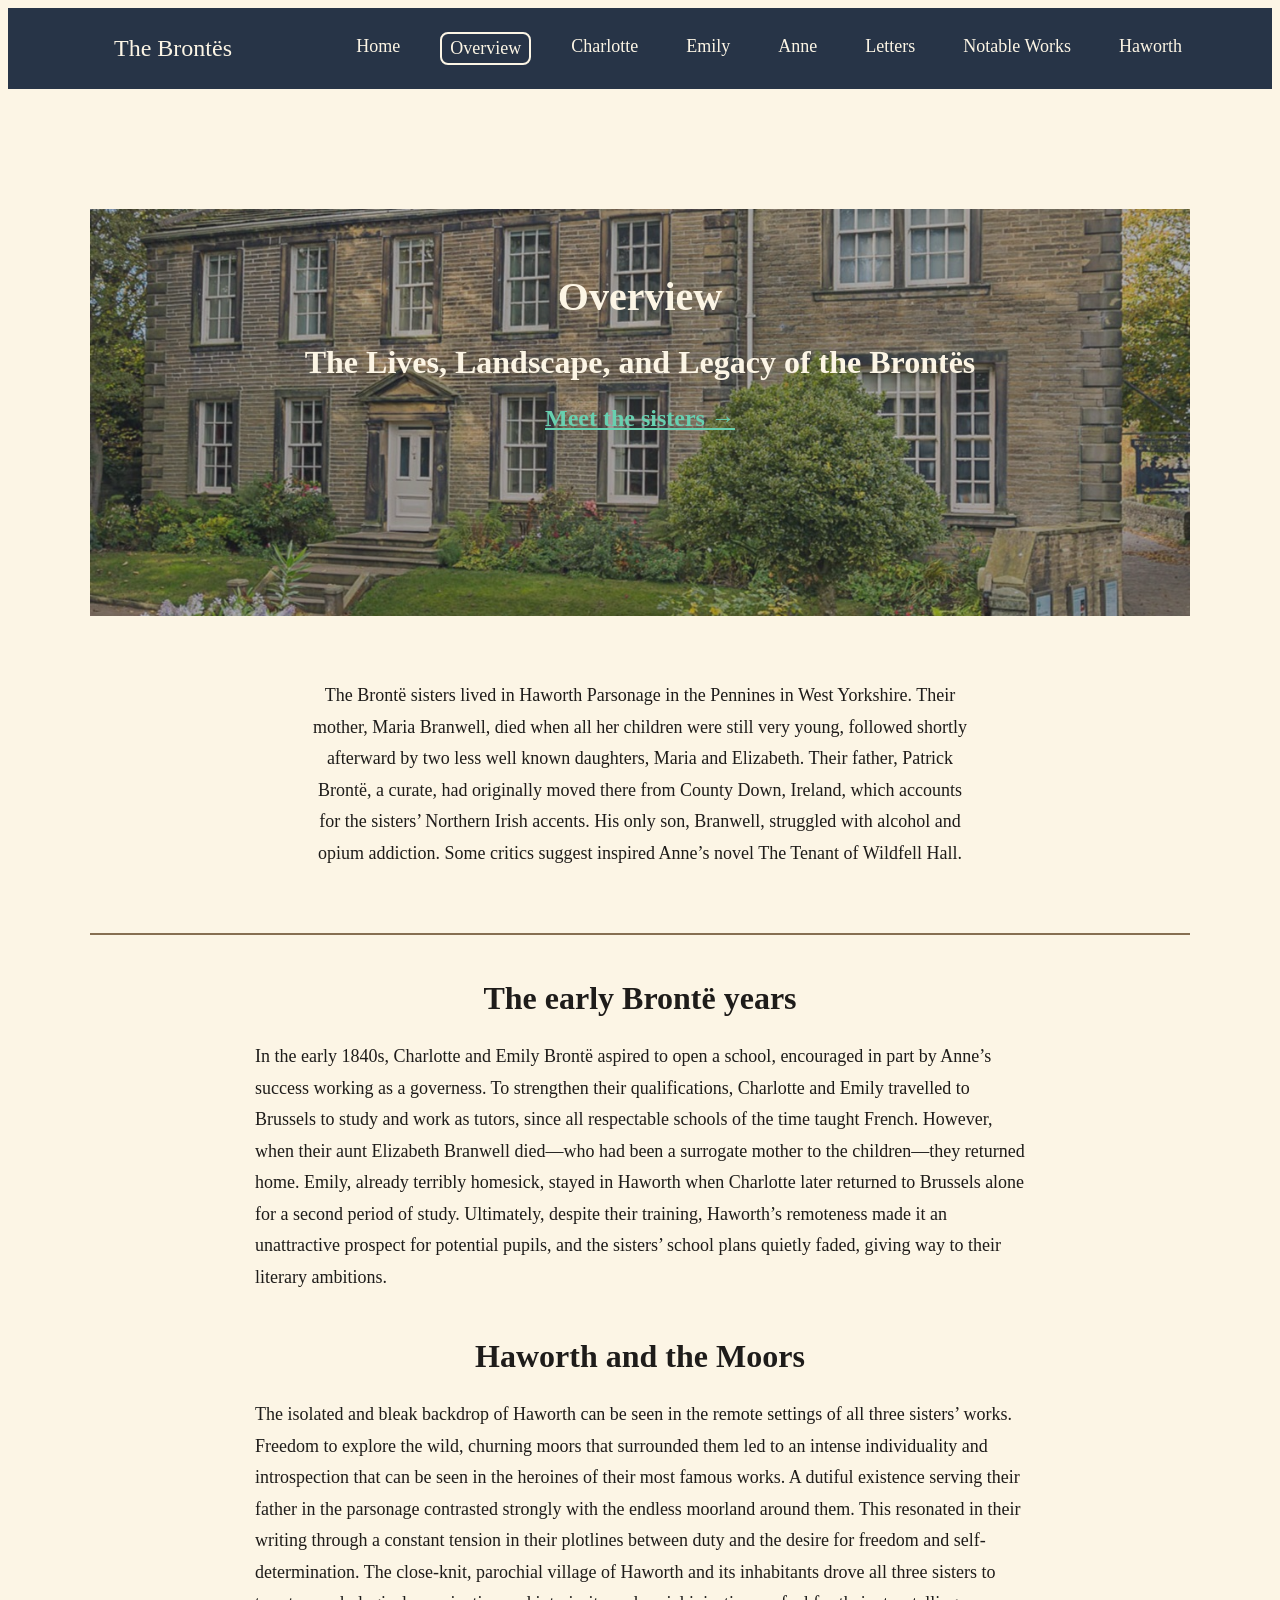
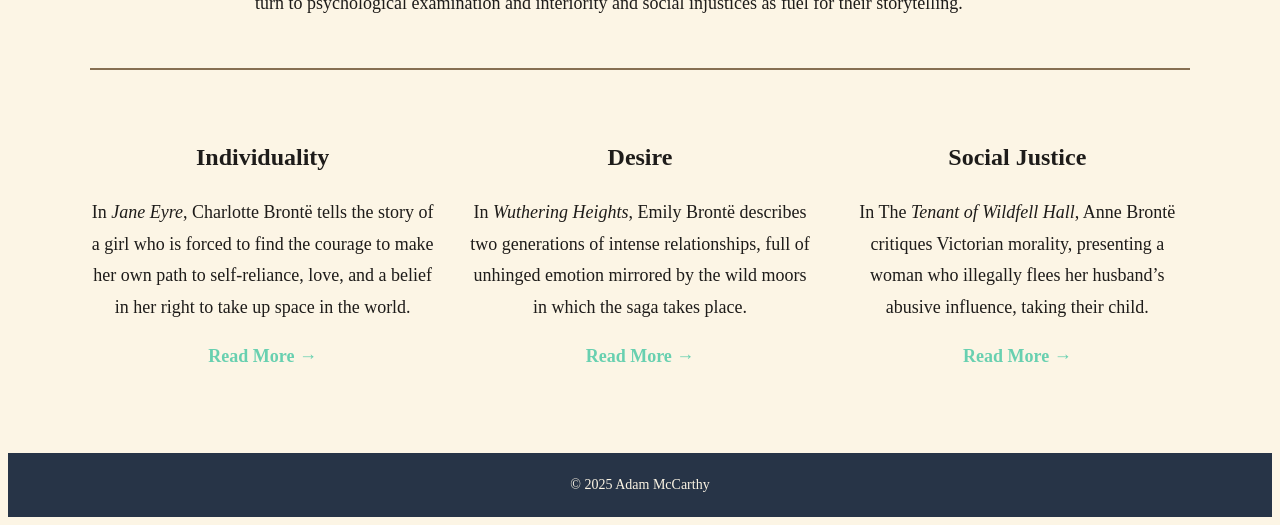
<file: pages/overview.html>
<!DOCTYPE html>
<!--Added language and character set for semantic correctness-->
<html lang="en">
<head>
    <meta charset="UTF-8">
    <title>Overview</title>
    <!--Stylesheet link-->
    <link rel="stylesheet" href="../assets/css/styles.css">
</head>

<body>
    <!--This is the navigation bar that is shared by all pages and styled with flexbox-->
    <!--Note the navigation sits outside of the 1100px container so the content is max width 1100px and the nav bar background takes up the full width of the page-->
    <div id="navigation">
        <div class="container">
            <div class="nav-items">
                <div class="logo">The Brontës</div>
                <ul>
                    <li><a href="../index.html">Home</a></li>
                    <li class="active"><a href="./overview.html">Overview</a></li>
                    <li><a href="./charlotte.html">Charlotte</a></li>
                    <li><a href="./emily.html">Emily</a></li>
                    <li><a href="./anne.html">Anne</a></li>
                    <li><a href="./personal-letters.html">Letters</a></li>
                    <li><a href="./notable-works.html">Notable Works</a></li>
                    <li><a href="./haworth.html">Haworth</a></li>
                </ul>
            </div>
        </div>
    </div>

    <div class="container">
        <!--Hero section the width of the 1100px container-->
        <div class="hero hero-overview">
            <div class="overlay">
                <h1>Overview</h1>
                <h2>The Lives, Landscape, and Legacy of the Brontës</h2>
                <h3><a href="./charlotte.html">Meet the sisters &#8594;</a></h3>
            </div>
        </div>

        <!--Introduction section for the overview page. Reusing the class from the home page-->
        <div class="intro-section">
            <p>The Brontë sisters lived in Haworth Parsonage in the Pennines in West Yorkshire. Their mother, Maria Branwell, died when all her children were still very young, followed shortly afterward by two less well known daughters, Maria and Elizabeth. Their father, Patrick Brontë, a curate, had originally moved there from County Down, Ireland, which accounts for the sisters’ Northern Irish accents. His only son, Branwell, struggled with alcohol and opium addiction. Some critics suggest inspired Anne’s novel The Tenant of Wildfell Hall.</p>
        </div>

        <!--Horizontal rule to separate sections in the page-->
        <hr class="overview-hr">

        <!--Text sections styled to be slightly wider than introduction which is reused throughout the site-->
        <div class="text-section">
            <h2>The early Brontë years</h2>
            <p>In the early 1840s, Charlotte and Emily Brontë aspired to open a school, encouraged in part by Anne’s success working as a governess. To strengthen their qualifications, Charlotte and Emily travelled to Brussels to study and work as tutors, since all respectable schools of the time taught French. However, when their aunt Elizabeth Branwell died—who had been a surrogate mother to the children—they returned home. Emily, already terribly homesick, stayed in Haworth when Charlotte later returned to Brussels alone for a second period of study. Ultimately, despite their training, Haworth’s remoteness made it an unattractive prospect for potential pupils, and the sisters’ school plans quietly faded, giving way to their literary ambitions.</p>
        </div>
        <div class="text-section">
            <h2>Haworth and the Moors</h2>
            <p>The isolated and bleak backdrop of Haworth can be seen in the remote settings of all three sisters’ works. Freedom to explore the wild, churning moors that surrounded them led to an intense individuality and introspection that can be seen in the heroines of their most famous works. A dutiful existence serving their father in the parsonage contrasted strongly with the endless moorland around them. This resonated in their writing through a constant tension in their plotlines between duty and the desire for freedom and self-determination. The close-knit, parochial village of Haworth and its inhabitants drove all three sisters to turn to psychological examination and interiority and social injustices as fuel for their storytelling.</p>
        </div>

        <hr class="overview-hr">

        <!--Cards section created using grid that will be repeatedly used throughout the site for both site content and links at the bottom of every page-->
        <div class="cards">
            <div class="card">
                <p class="caption">Individuality</p>
                <p>In <em>Jane Eyre</em>, Charlotte Brontë tells the story of a girl who is forced to find the courage to make her own path to self-reliance, love, and a belief in her right to take up space in the world. </p>
                <a href="./charlotte.html">Read More &#8594;</a>
            </div>
            <div class="card">
                <p class="caption">Desire</p>
                <p>In <em>Wuthering Heights</em>, Emily Brontë describes two generations of intense relationships, full of unhinged emotion mirrored by the wild moors in which the saga takes place.</p>
                <a href="./emily.html">Read More &#8594;</a>
            </div>
            <div class="card">
                <p class="caption">Social Justice</p>
                <p>In The <em>Tenant of Wildfell Hall</em>, Anne Brontë critiques Victorian morality, presenting a woman who illegally flees her husband’s abusive influence, taking their child.</p>
                <a href="./anne.html">Read More &#8594;</a>
            </div>
        </div>
    </div>

    <!--Footer section. Similar to the header the footer content is within the 1100px container but the footer background extends to the width of the view screen-->
    <div id="footer">
        <div class="container">
            <div>&copy; 2025 Adam McCarthy</div>
        </div>
    </div>
    
</body>
</html>
</file>
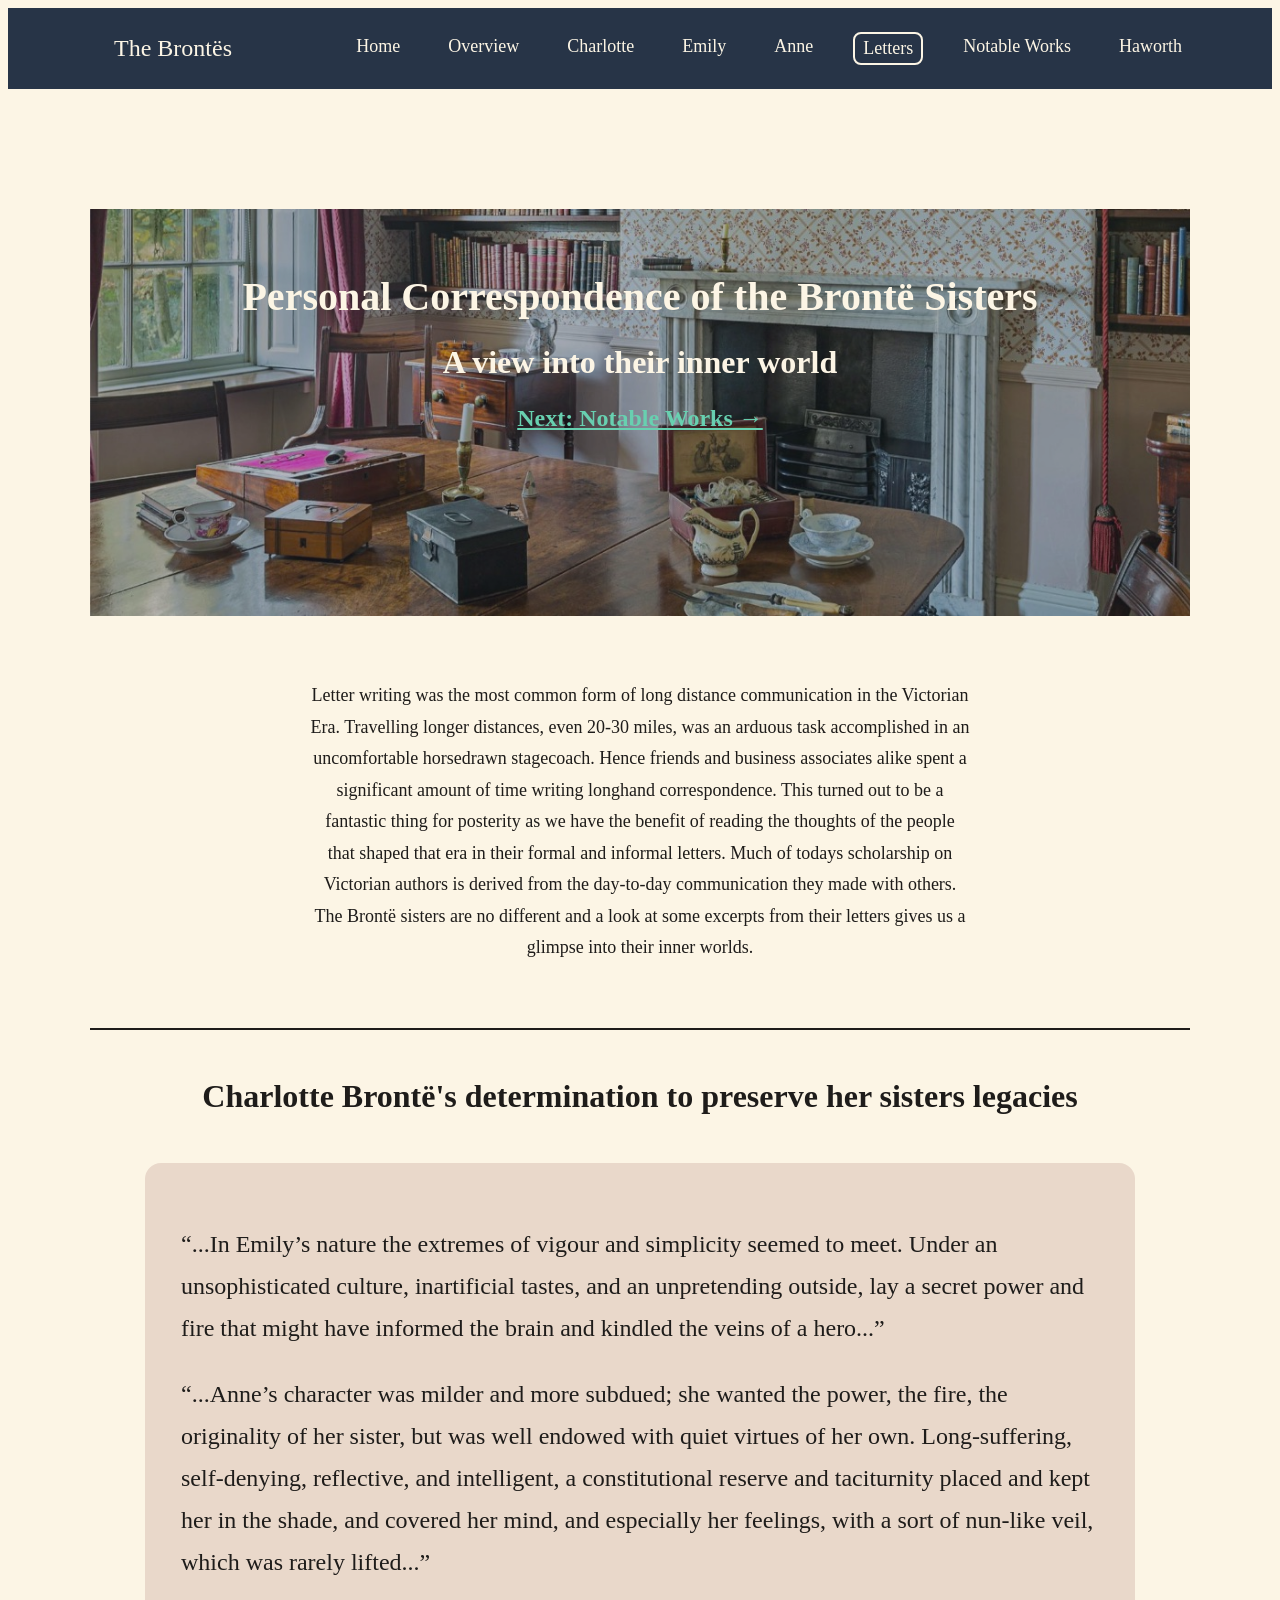
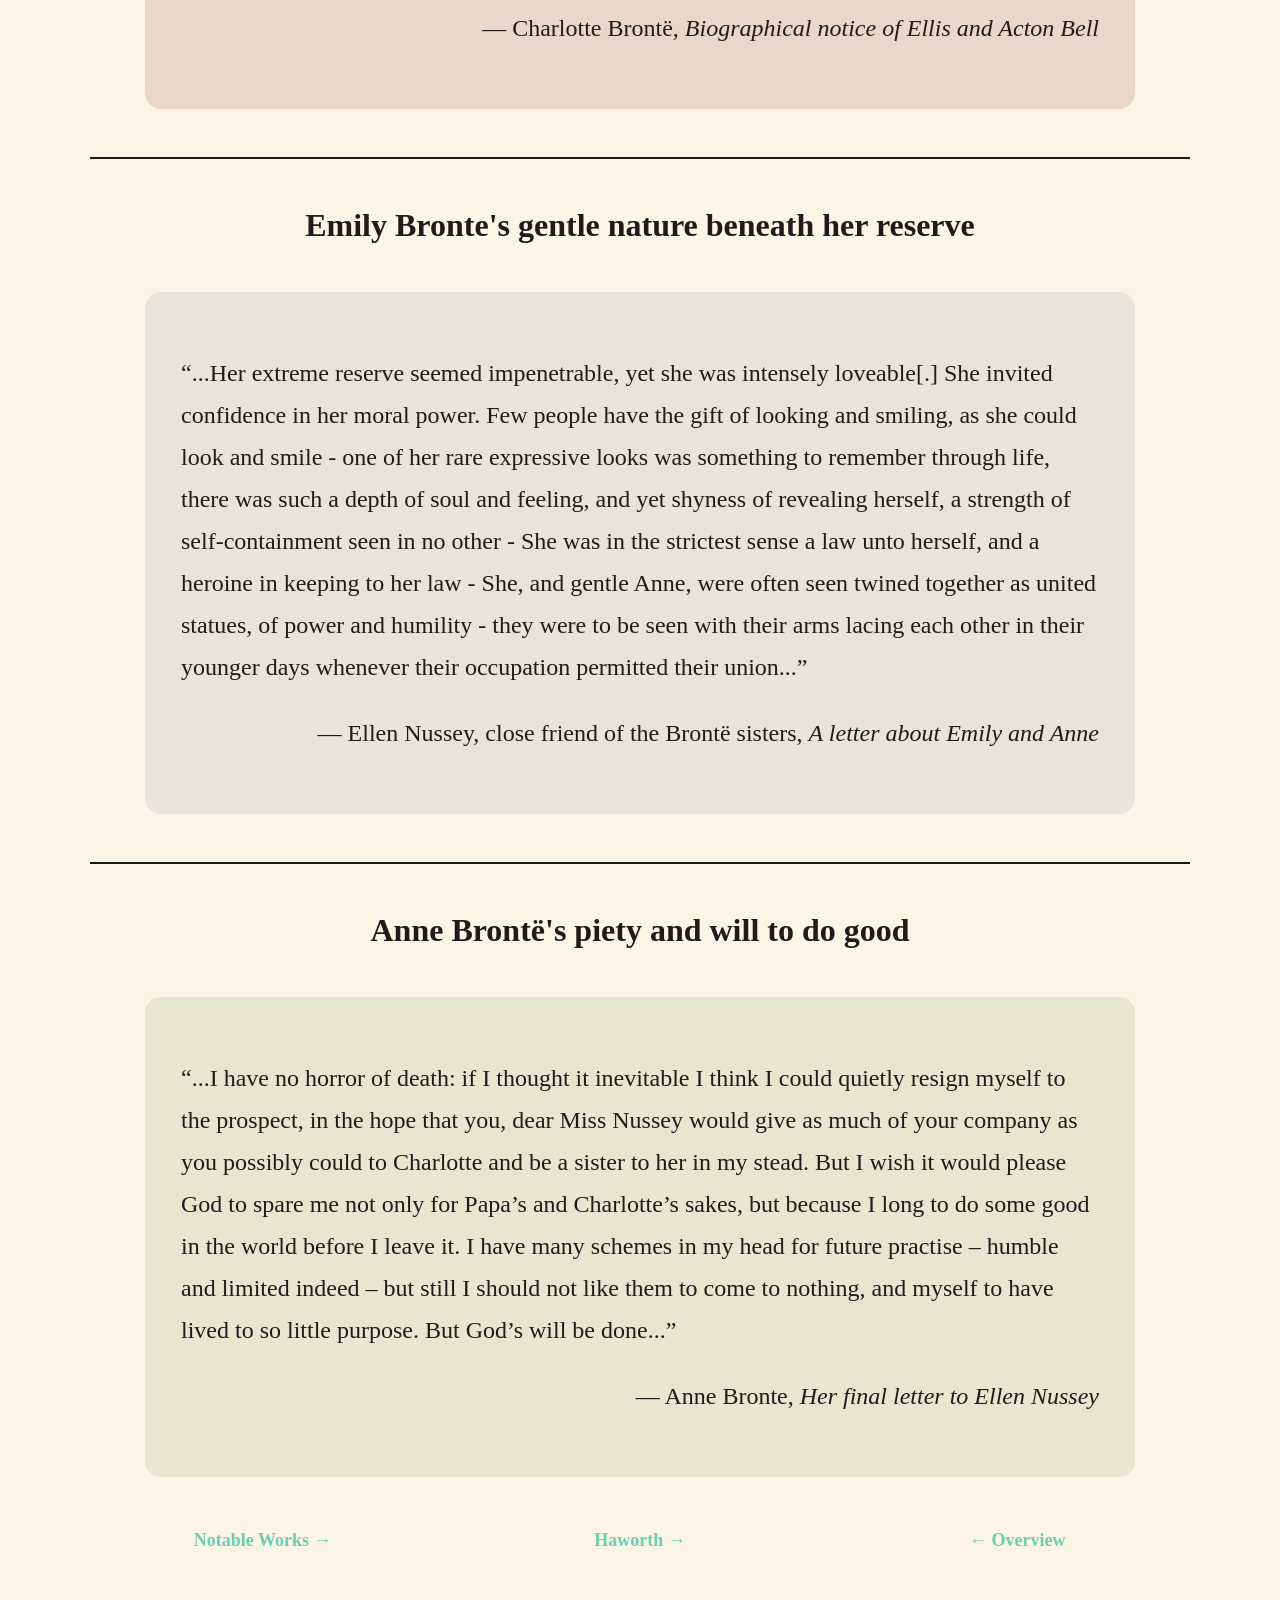
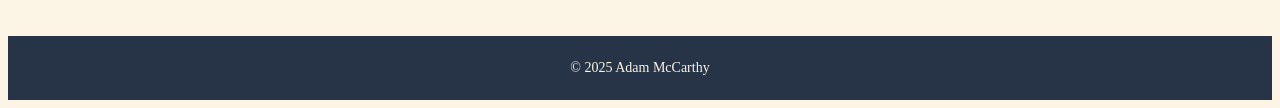
<file: pages/personal-letters.html>
<!DOCTYPE html>
<html lang="en">
<head>
    <meta charset="UTF-8">
    <title>Personal Correspondence</title>
    <link rel="stylesheet" href="../assets/css/styles.css"> 
</head>
<body>
    <!--This is the navigation bar that is shared by all pages and styled with flexbox-->
    <!--Note the navigation sits outside of the 1100px container so the content is max width 1100px and the nav bar background takes up the full width of the page-->
    <div id="navigation">
        <div class="container">
            <div class="nav-items">
                <div class="logo">The Brontës</div>
                <ul>
                    <li><a href="../index.html">Home</a></li>
                    <li><a href="./overview.html">Overview</a></li>
                    <li><a href="./charlotte.html">Charlotte</a></li>
                    <li><a href="./emily.html">Emily</a></li>
                    <li><a href="./anne.html">Anne</a></li>
                    <li class="active"><a href="./personal-letters.html">Letters</a></li>
                    <li><a href="./notable-works.html">Notable Works</a></li>
                    <li><a href="./haworth.html">Haworth</a></li>
                </ul>
            </div>
        </div>
    </div>

    <!--1100px container for easier screen reading. Inspired by bootstrap. See link in README.md-->
    <div class="container">

        <!--Hero section HTML-->
        <div class="hero hero-letters">
            <div class="overlay">
                <h1>Personal Correspondence of the Brontë Sisters</h1>
                <h2>A view into their inner world</h2>
                <h3><a href="./notable-works.html">Next: Notable Works &#8594;</a></h3>
            </div>
        </div>

        <!--Intro section HTML reusing intro-section class from previous pages-->
        <div class="intro-section">
            <p>Letter writing was the most common form of long distance communication in the Victorian Era. Travelling longer distances, even 20-30 miles, was an arduous task accomplished in an uncomfortable horsedrawn stagecoach. Hence friends and business associates alike spent a significant amount of time writing longhand correspondence. This turned out to be a fantastic thing for posterity as we have the benefit of reading the thoughts of the people that shaped that era in their formal and informal letters. Much of todays scholarship on Victorian authors is derived from the day-to-day communication they made with others. The Brontë sisters are no different and a look at some excerpts from their letters gives us a glimpse into their inner worlds.</p>
        </div>

        <!--Horizontal rule to separate sections in the page-->
        <hr>

        <!--Reusing quote section from earlier for letter excerpts-->
        <h2 class="heading">Charlotte Brontë's determination to preserve her sisters legacies</h2>
        <blockquote class="quote-charlotte letter-quote">
            <p>“...In Emily’s nature the extremes of
                vigour and simplicity seemed to meet.  Under an unsophisticated culture,
                inartificial tastes, and an unpretending outside, lay a secret power and
                fire that might have informed the brain and kindled the veins of a hero...”</p>
            <p>“...Anne’s character was milder and more subdued; she wanted the power, the
                fire, the originality of her sister, but was well endowed with quiet
                virtues of her own.  Long-suffering, self-denying, reflective, and
                intelligent, a constitutional reserve and taciturnity placed and kept her
                in the shade, and covered her mind, and especially her feelings, with a
                sort of nun-like veil, which was rarely lifted...”</p>
            <p class="citation">— Charlotte Brontë, <cite>Biographical notice of Ellis and Acton Bell </cite></p>
        </blockquote>
                <hr>
        <h2 class="heading">Emily Bronte's gentle nature beneath her reserve</h2>
        <blockquote class="quote-emily letter-quote">
            <p>“...Her extreme reserve seemed impenetrable, yet she was intensely loveable[.] She invited confidence in her moral power. Few people have the gift of looking and smiling, as she could look and smile - one of her rare expressive looks was something to remember through life, there was such a depth of soul and feeling, and yet shyness of revealing herself, a strength of self-containment seen in no other - She was in the strictest sense a law unto herself, and a heroine in keeping to her law -  She, and gentle Anne, were often seen twined together as united statues, of power and humility - they were to be seen with their arms lacing each other in their younger days whenever their occupation permitted their union...”</p>
            <p class="citation">— Ellen Nussey, close friend of the Brontë sisters, <cite>A letter about Emily and Anne</cite></p>
        </blockquote>
        <hr class="">
        <h2 class="heading">Anne Brontë's piety and will to do good</h2>
        <blockquote class="quote-anne letter-quote">
            <p>“...I have no horror of death: if I
                thought it inevitable I think I could quietly resign myself to the prospect, in the hope that you, dear Miss Nussey
                would give as much of your company as you possibly could to Charlotte and be a sister to her in my stead. But I
                wish it would please God to spare me not only for Papa’s and Charlotte’s sakes, but because I long to do some
                good in the world before I leave it. I have many schemes in my head for future practise – humble and limited
                indeed – but still I should not like them to come to nothing, and myself to have lived to so little purpose. But God’s
                will be done...”</p>
            <p class="citation">— Anne Bronte, <cite>Her final letter to Ellen Nussey</cite></p>
        </blockquote>

        <!--Cards section created using grid that will be repeatedly used throughout the site for both site content and links at the bottom of every page-->
        <div class="cards">
            <div class="card">
                <a href="./notable-works.html">Notable Works &#8594;</a>
            </div>
            <div class="card">
                <a href="./haworth.html">Haworth &#8594;</a>
            </div>
            <div class="card">
                <a href="./overview.html">&#8592; Overview</a>
            </div>
        </div>
    </div>

        <!--Footer section. Similar to the header the footer content is within the 1100px container but the footer background extends to the width of the view screen-->
    <div id="footer">
        <div class="container">
            <div>&copy; 2025 Adam McCarthy</div>
        </div>
    </div>
    </body>
    </html>
</file>
<file: assets/css/styles.css>
/* imported stylesheets */
@import url(./nav-footer.css);
@import url(./hero.css);
@import url(./intro-text.css);
@import url(./cards.css);
@import url(./bio.css);
@import url(./quotes.css);
@import url(./notable-works.css);

/* General styling of elements */

html * {
    /* makes it much easier to figure out the widths of everything */
    box-sizing: border-box;
}

body {
    font-size: 18px;
    background-color: #fcf5e5;
    color: #1e1c1a;
    
}

h1 {font-size: 40px}
h2 {font-size: 32px}
h3 {font-size: 24px}

/* !!Major Design Component!! - Make text areas of all pages 1100px */
.container {
    max-width: 1100px;
    margin: 0 auto;
}


/* This is the HR Styling */

hr {
    border: solid 1px;
    /* Allows nice gap matching other sections with 48px above and below */
    margin: 48px 0px;
}

.landing-hr {border-color:#1e1c1a}
.overview-hr {border-color: #866f52}


/* Centres several H2 headings throughout the site */
.heading {
    text-align: center;
}
</file>
